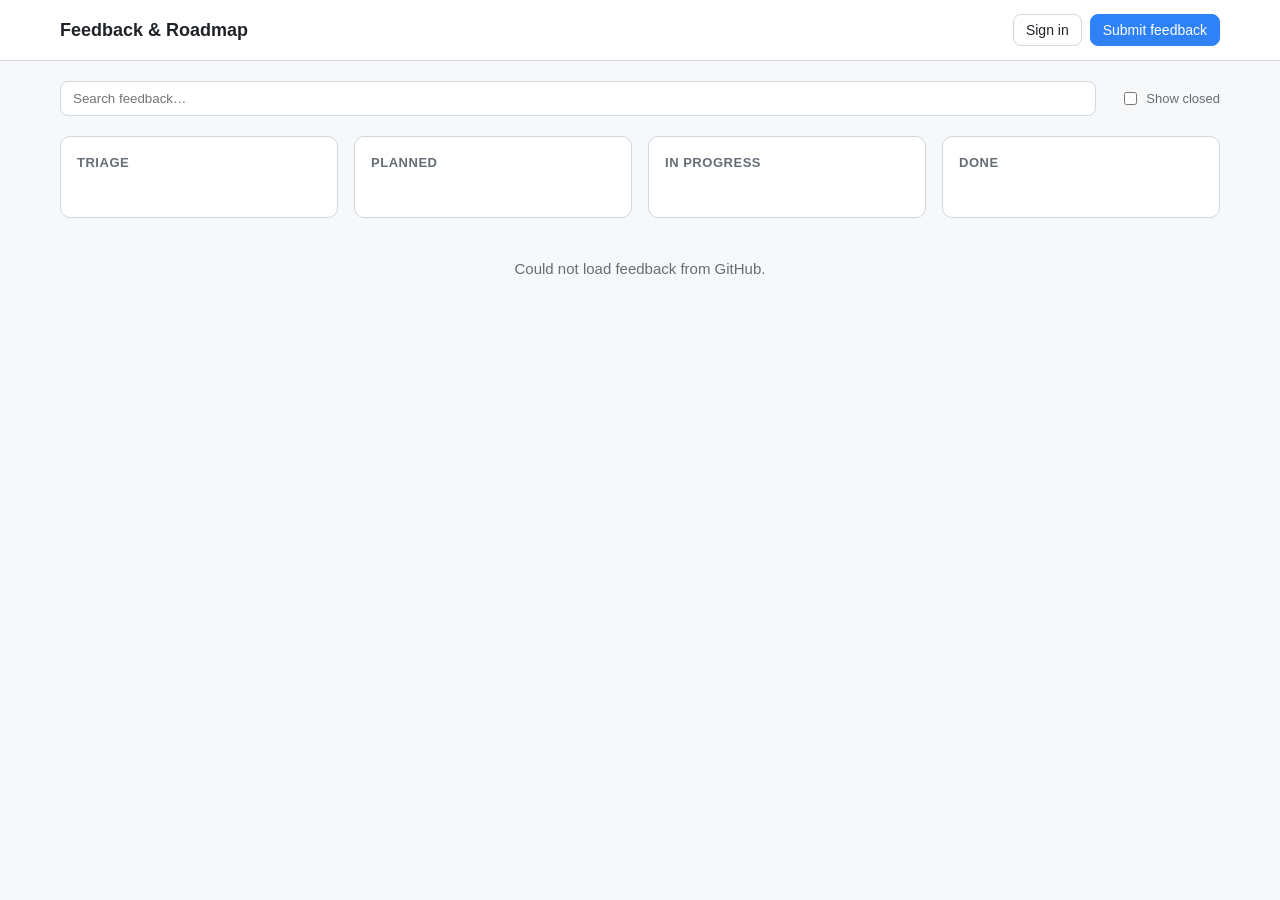
<file: index.html>
<!doctype html>
<html lang="en">
  <head>
    <meta charset="utf-8" />
    <meta name="viewport" content="width=device-width, initial-scale=1" />
    <title>Feedback &amp; Roadmap</title>
    <link rel="stylesheet" href="styles.css" />
  </head>
  <body>
    <header class="site-header">
      <div class="wrap header-inner">
        <h1>Feedback &amp; Roadmap</h1>
        <nav class="auth-nav">
          <span id="userEmail" class="user-email" hidden></span>
          <button id="myCasesBtn" class="btn ghost" hidden>My cases</button>
          <button id="signInBtn" class="btn ghost">Sign in</button>
          <button id="signOutBtn" class="btn ghost" hidden>Sign out</button>
          <button id="newBtn" class="btn primary">Submit feedback</button>
        </nav>
      </div>
    </header>

    <main class="wrap">
      <!-- Filter / search bar -->
      <section class="toolbar">
        <input id="search" class="search" type="search" placeholder="Search feedback…" />
        <div id="labelFilters" class="chips"></div>
        <label class="closed-toggle">
          <input type="checkbox" id="showClosed" /> Show closed
        </label>
      </section>

      <!-- Roadmap columns -->
      <section class="board" id="board">
        <div class="column" data-status="triage">
          <h2>Triage</h2>
          <div class="cards" data-col="triage"></div>
        </div>
        <div class="column" data-status="planned">
          <h2>Planned</h2>
          <div class="cards" data-col="planned"></div>
        </div>
        <div class="column" data-status="in-progress">
          <h2>In progress</h2>
          <div class="cards" data-col="in-progress"></div>
        </div>
        <div class="column" data-status="done">
          <h2>Done</h2>
          <div class="cards" data-col="done"></div>
        </div>
      </section>

      <p id="loadState" class="load-state">Loading feedback…</p>
    </main>

    <!-- Submit feedback modal -->
    <dialog id="feedbackDialog" class="dialog">
      <form id="feedbackForm" method="dialog">
        <h2>Submit feedback</h2>
        <label>Type
          <select name="type">
            <option value="feature">Feature request</option>
            <option value="bug">Bug</option>
            <option value="other">Other</option>
          </select>
        </label>
        <label>Title
          <input name="title" required maxlength="250" placeholder="Short summary" />
        </label>
        <label>Details
          <textarea name="body" rows="5" placeholder="What happened / what you'd like"></textarea>
        </label>
        <label>Your email
          <input name="email" type="email" required placeholder="you@example.com" />
          <small>Kept private. Used only to reply to you and let you track this case.</small>
        </label>
        <fieldset class="visibility">
          <legend>Visibility</legend>
          <label class="radio">
            <input type="radio" name="visibility" value="public" checked />
            <span><strong>Public</strong> — show on the roadmap so others can see and upvote it</span>
          </label>
          <label class="radio">
            <input type="radio" name="visibility" value="private" />
            <span><strong>Private</strong> — only you and the team can see it</span>
          </label>
        </fieldset>
        <div class="dialog-actions">
          <button type="button" class="btn ghost" data-close>Cancel</button>
          <button type="submit" class="btn primary">Submit</button>
        </div>
        <p class="form-msg" id="feedbackMsg"></p>
      </form>
    </dialog>

    <!-- Sign-in modal -->
    <dialog id="signInDialog" class="dialog">
      <form id="signInForm" method="dialog">
        <h2>Sign in</h2>
        <p>We'll email you a magic link — no password needed.</p>
        <label>Email
          <input name="email" type="email" required placeholder="you@example.com" />
        </label>
        <div class="dialog-actions">
          <button type="button" class="btn ghost" data-close>Cancel</button>
          <button type="submit" class="btn primary">Send link</button>
        </div>
        <p class="form-msg" id="signInMsg"></p>
      </form>
    </dialog>

    <!-- My cases modal -->
    <dialog id="casesDialog" class="dialog">
      <div>
        <h2>My cases</h2>
        <ul id="casesList" class="cases-list"></ul>
        <div class="dialog-actions">
          <button type="button" class="btn ghost" data-close>Close</button>
        </div>
      </div>
    </dialog>

    <script src="config.js"></script>
    <script src="app.js"></script>
  </body>
</html>
</file>
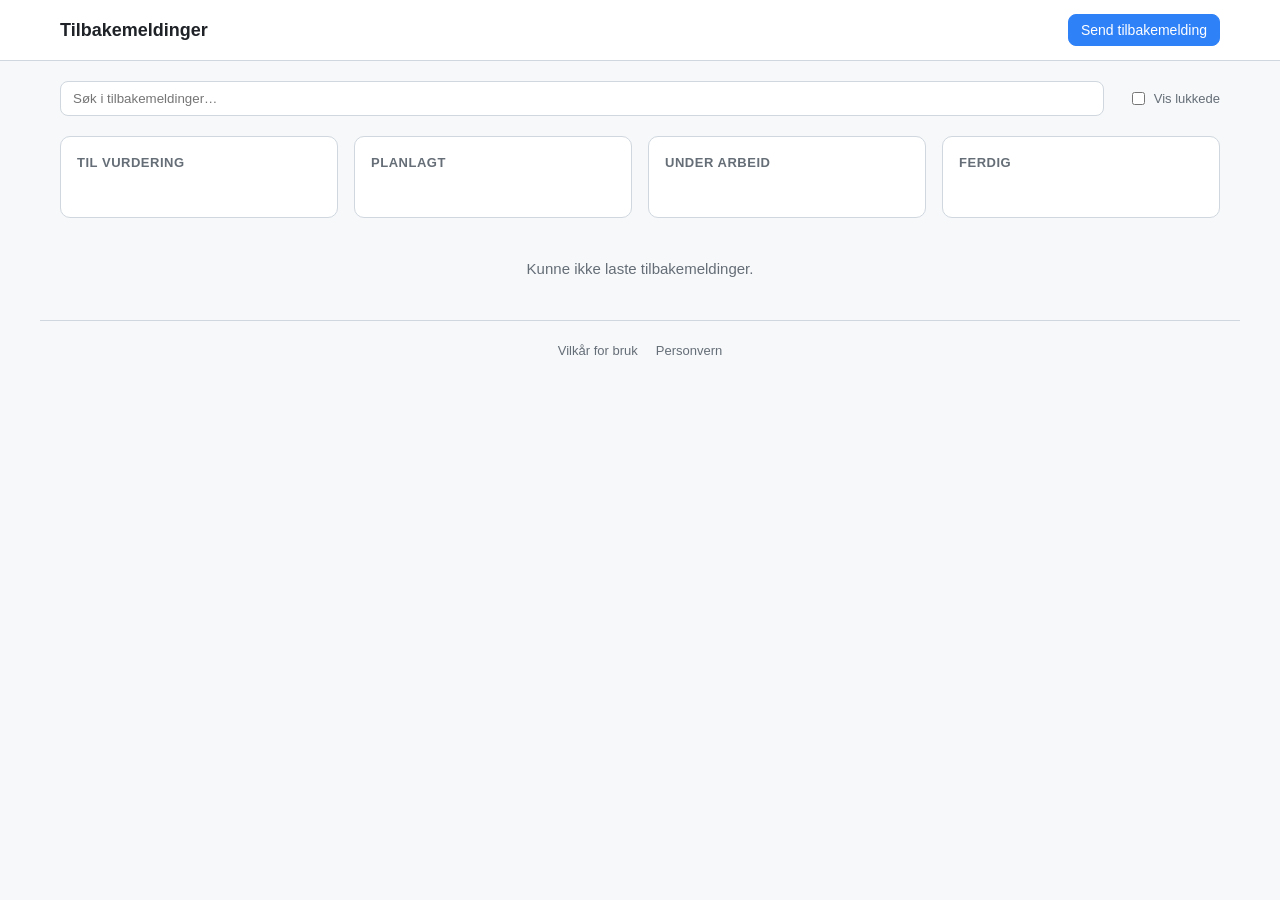
<file: frontend/index.html>
<!doctype html>
<html lang="nb">
  <head>
    <meta charset="utf-8" />
    <meta name="viewport" content="width=device-width, initial-scale=1" />
    <title>Tilbakemeldinger</title>
    <link rel="stylesheet" href="styles.css" />
  </head>
  <body>
    <header class="site-header">
      <div class="wrap header-inner">
        <h1>Tilbakemeldinger</h1>
        <nav class="auth-nav">
          <button id="newBtn" class="btn primary">Send tilbakemelding</button>
        </nav>
      </div>
    </header>

    <main class="wrap">
      <!-- Filter / search bar -->
      <section class="toolbar">
        <input id="search" class="search" type="search" placeholder="Søk i tilbakemeldinger…" />
        <div id="labelFilters" class="chips"></div>
        <label class="closed-toggle">
          <input type="checkbox" id="showClosed" /> Vis lukkede
        </label>
      </section>

      <!-- Roadmap columns -->
      <section class="board" id="board">
        <div class="column" data-status="triage">
          <h2>Til vurdering</h2>
          <div class="cards" data-col="triage"></div>
        </div>
        <div class="column" data-status="planned">
          <h2>Planlagt</h2>
          <div class="cards" data-col="planned"></div>
        </div>
        <div class="column" data-status="in-progress">
          <h2>Under arbeid</h2>
          <div class="cards" data-col="in-progress"></div>
        </div>
        <div class="column" data-status="done">
          <h2>Ferdig</h2>
          <div class="cards" data-col="done"></div>
        </div>
      </section>

      <p id="loadState" class="load-state">Laster tilbakemeldinger…</p>
    </main>

    <footer class="wrap site-footer">
      <a href="terms.html">Vilkår for bruk</a>
      <a href="privacy.html">Personvern</a>
    </footer>

    <!-- Detail modal (public issue + updates) -->
    <dialog id="detailDialog" class="dialog dialog-wide">
      <div>
        <div id="detailBody"></div>
        <div class="dialog-actions">
          <button type="button" class="btn ghost" data-close>Lukk</button>
        </div>
      </div>
    </dialog>

    <!-- Submit feedback modal -->
    <dialog id="feedbackDialog" class="dialog">
      <form id="feedbackForm" method="dialog">
        <h2>Send tilbakemelding</h2>
        <label>Type
          <select name="type">
            <option value="feature">Funksjonsønske</option>
            <option value="bug">Feil</option>
            <option value="other">Annet</option>
          </select>
        </label>
        <label>Tittel
          <input name="title" required maxlength="250" placeholder="Kort oppsummering" />
        </label>
        <label>Detaljer
          <textarea name="body" rows="5" placeholder="Hva skjedde / hva ønsker du deg"></textarea>
        </label>
        <label>E-posten din
          <input name="email" type="email" required placeholder="deg@eksempel.no" />
          <small>Holdes privat. Brukes kun til å svare deg og la deg følge saken. Se <a href="privacy.html">personvern</a>.</small>
        </label>
        <fieldset class="visibility">
          <legend>Synlighet</legend>
          <label class="radio">
            <input type="radio" name="visibility" value="public" checked />
            <span><strong>Offentlig</strong> — synlig for alle, så andre kan se om noen har meldt det samme</span>
          </label>
          <label class="radio">
            <input type="radio" name="visibility" value="private" />
            <span><strong>Privat</strong> — kun du og teamet kan se den</span>
          </label>
        </fieldset>
        <div class="dialog-actions">
          <button type="button" class="btn ghost" data-close>Avbryt</button>
          <button type="submit" class="btn primary">Send inn</button>
        </div>
        <p class="form-msg" id="feedbackMsg"></p>
      </form>
    </dialog>

    <script src="config.js"></script>
    <script src="app.js"></script>
  </body>
</html>
</file>
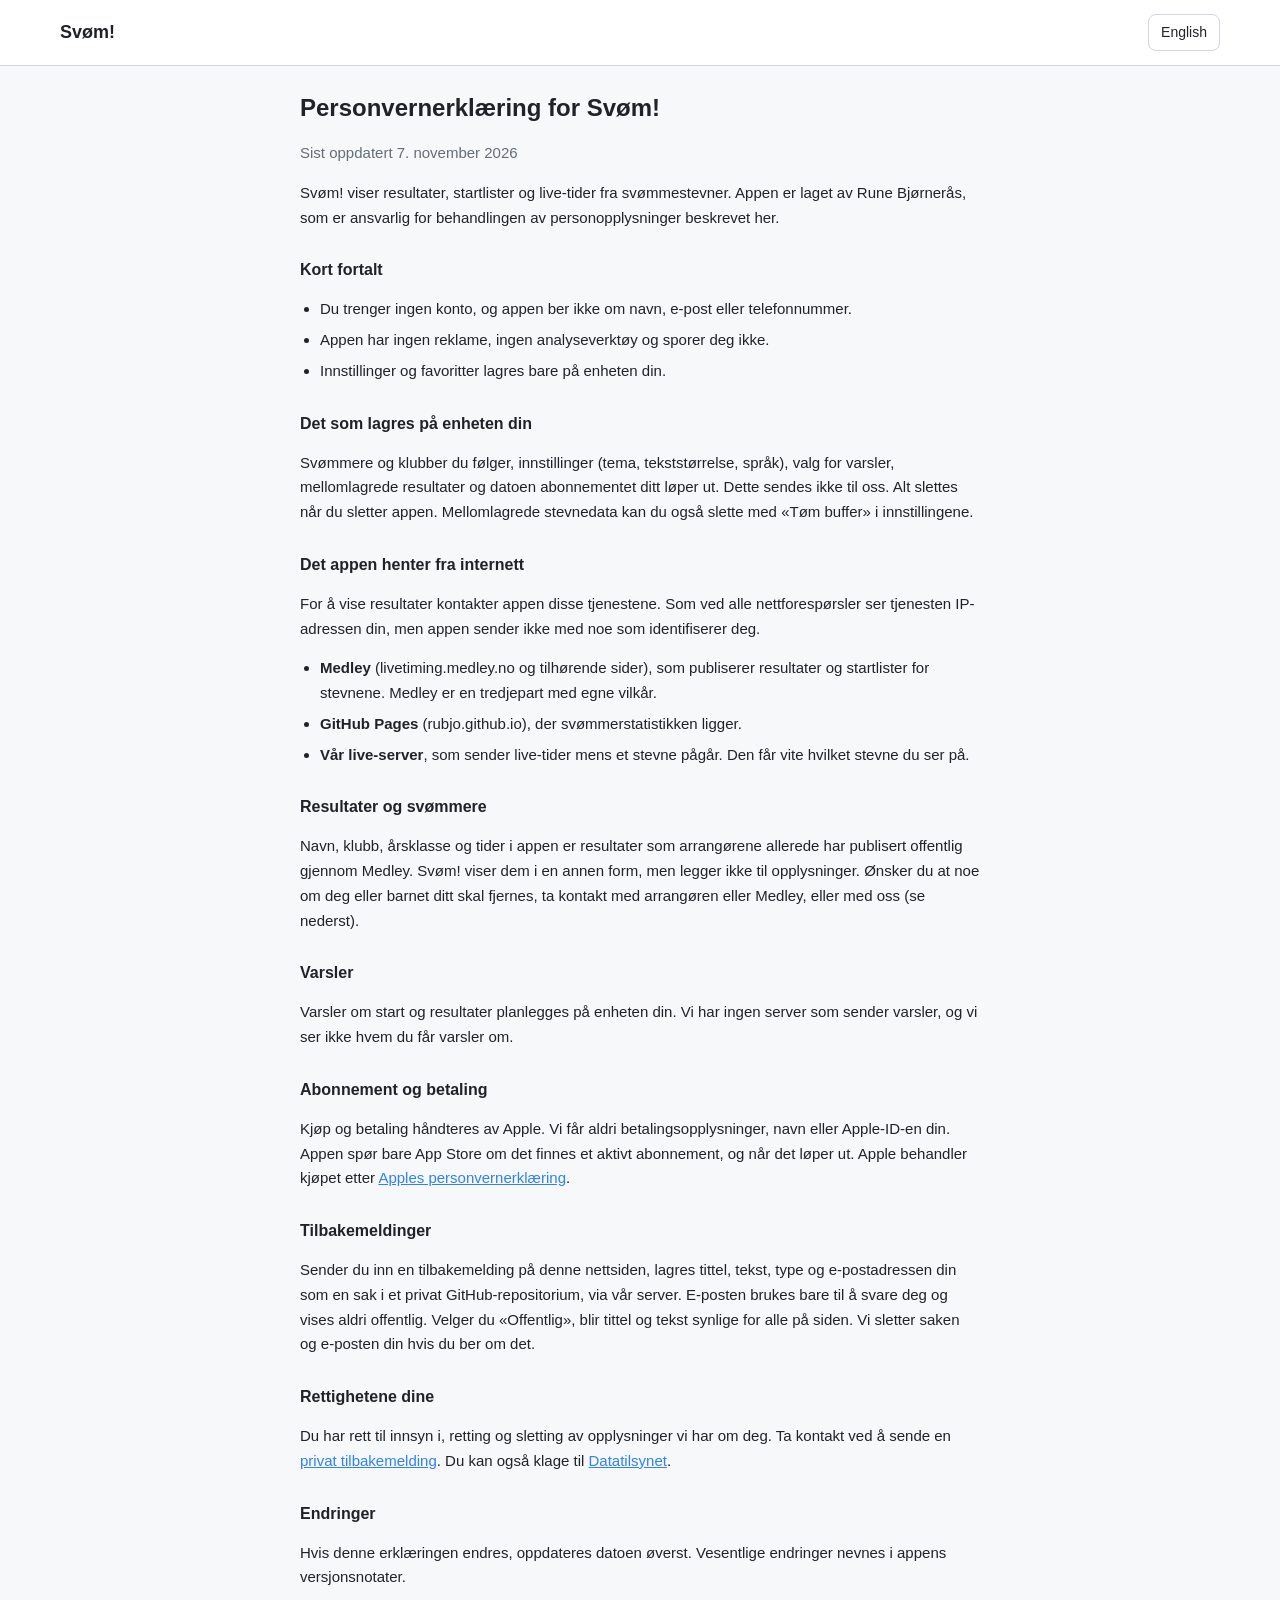
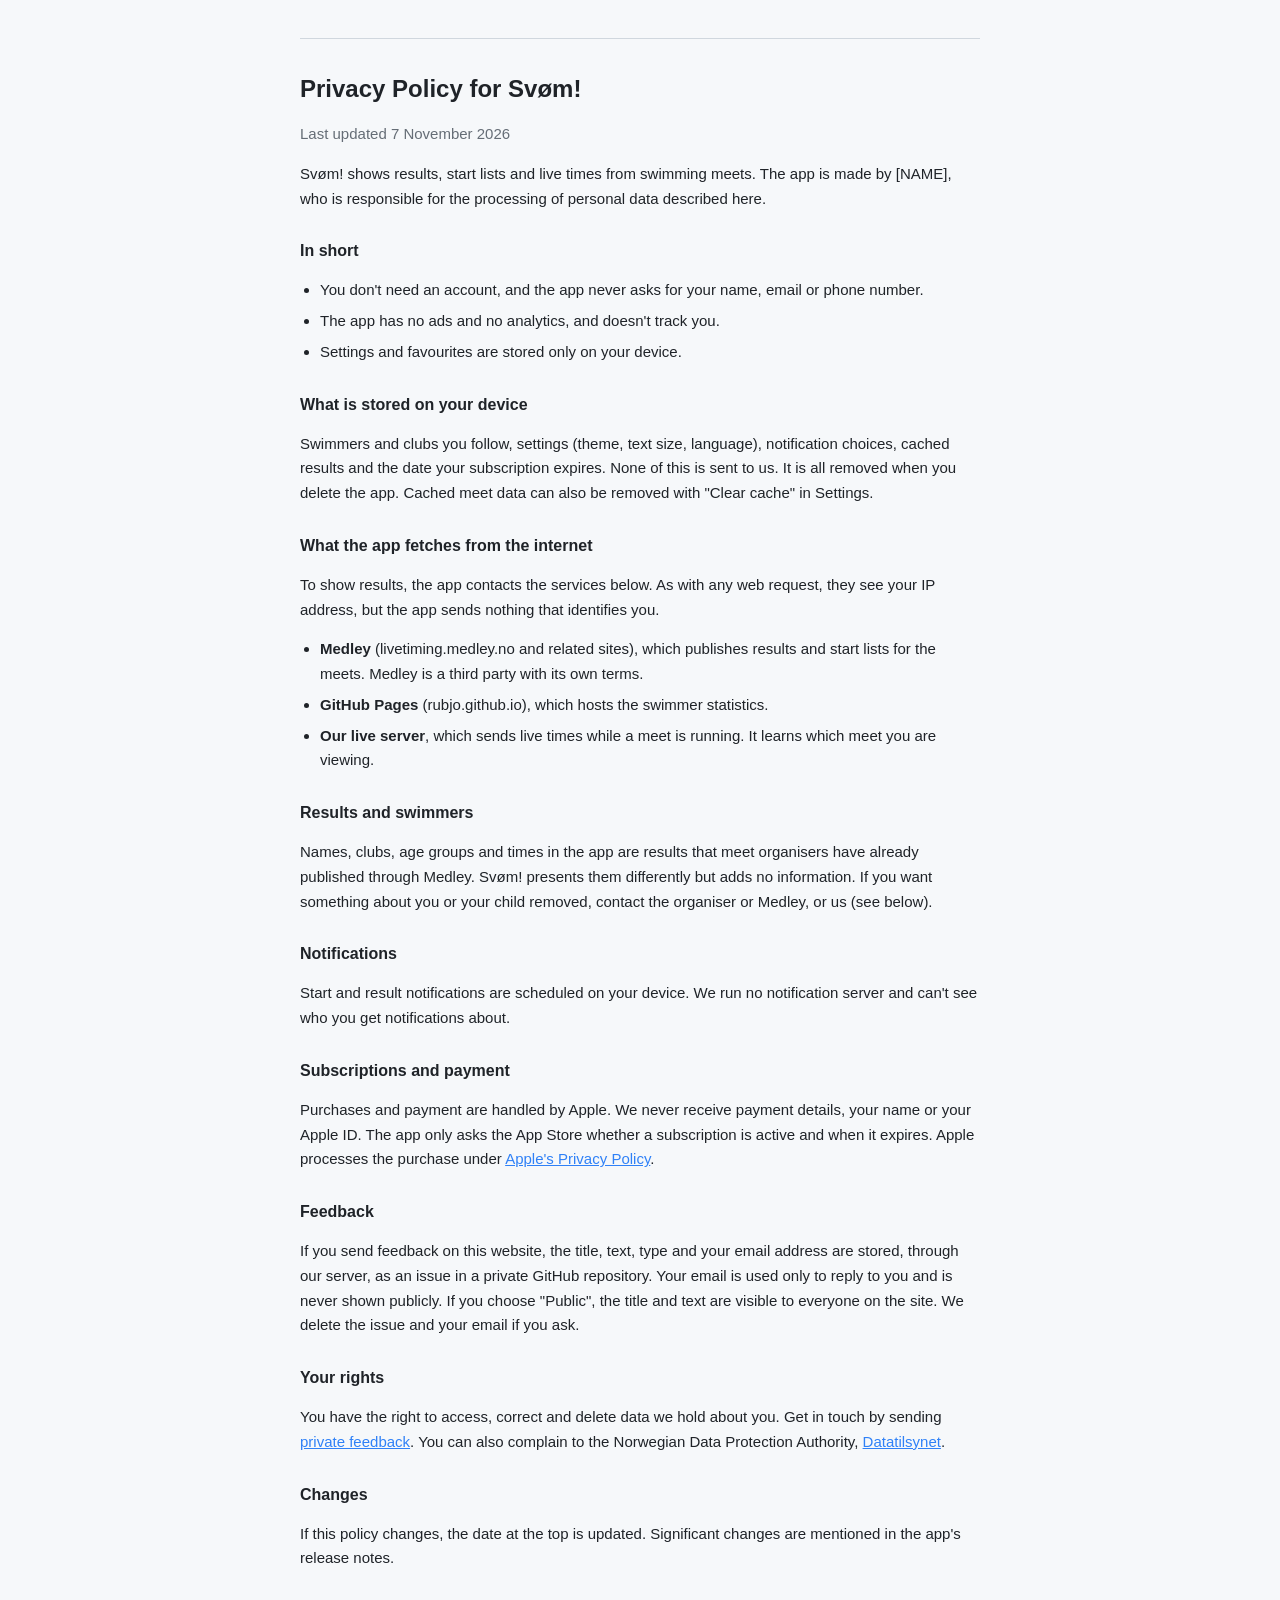
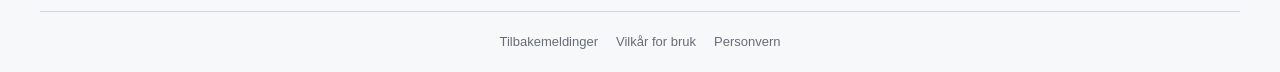
<file: frontend/privacy.html>
<!doctype html>
<html lang="nb">
  <head>
    <meta charset="utf-8" />
    <meta name="viewport" content="width=device-width, initial-scale=1" />
    <title>Personvern – Svøm!</title>
    <link rel="stylesheet" href="styles.css" />
  </head>
  <body>
    <header class="site-header">
      <div class="wrap header-inner">
        <h1><a href="./" class="home-link">Svøm!</a></h1>
        <nav class="auth-nav">
          <a href="#en" class="btn ghost" lang="en">English</a>
        </nav>
      </div>
    </header>

    <main class="wrap legal">
      <article>
        <h2>Personvernerklæring for Svøm!</h2>
        <p class="muted">Sist oppdatert 7. november 2026</p>

        <p>
          Svøm! viser resultater, startlister og live-tider fra svømmestevner.
          Appen er laget av Rune Bjørnerås, som er ansvarlig for behandlingen av
          personopplysninger beskrevet her.
        </p>

        <h3>Kort fortalt</h3>
        <ul>
          <li>
            Du trenger ingen konto, og appen ber ikke om navn, e-post eller
            telefonnummer.
          </li>
          <li>
            Appen har ingen reklame, ingen analyseverktøy og sporer deg ikke.
          </li>
          <li>Innstillinger og favoritter lagres bare på enheten din.</li>
        </ul>

        <h3>Det som lagres på enheten din</h3>
        <p>
          Svømmere og klubber du følger, innstillinger (tema, tekststørrelse,
          språk), valg for varsler, mellomlagrede resultater og datoen
          abonnementet ditt løper ut. Dette sendes ikke til oss. Alt slettes når
          du sletter appen. Mellomlagrede stevnedata kan du også slette med «Tøm
          buffer» i innstillingene.
        </p>

        <h3>Det appen henter fra internett</h3>
        <p>
          For å vise resultater kontakter appen disse tjenestene. Som ved alle
          nettforespørsler ser tjenesten IP-adressen din, men appen sender ikke
          med noe som identifiserer deg.
        </p>
        <ul>
          <li>
            <strong>Medley</strong> (livetiming.medley.no og tilhørende sider),
            som publiserer resultater og startlister for stevnene. Medley er en
            tredjepart med egne vilkår.
          </li>
          <li>
            <strong>GitHub Pages</strong> (rubjo.github.io), der
            svømmerstatistikken ligger.
          </li>
          <li>
            <strong>Vår live-server</strong>, som sender live-tider mens et
            stevne pågår. Den får vite hvilket stevne du ser på.
          </li>
        </ul>

        <h3>Resultater og svømmere</h3>
        <p>
          Navn, klubb, årsklasse og tider i appen er resultater som arrangørene
          allerede har publisert offentlig gjennom Medley. Svøm! viser dem i en
          annen form, men legger ikke til opplysninger. Ønsker du at noe om deg
          eller barnet ditt skal fjernes, ta kontakt med arrangøren eller
          Medley, eller med oss (se nederst).
        </p>

        <h3>Varsler</h3>
        <p>
          Varsler om start og resultater planlegges på enheten din. Vi har ingen
          server som sender varsler, og vi ser ikke hvem du får varsler om.
        </p>

        <h3>Abonnement og betaling</h3>
        <p>
          Kjøp og betaling håndteres av Apple. Vi får aldri
          betalingsopplysninger, navn eller Apple-ID-en din. Appen spør bare App
          Store om det finnes et aktivt abonnement, og når det løper ut. Apple
          behandler kjøpet etter
          <a href="https://www.apple.com/legal/privacy/no/"
            >Apples personvernerklæring</a
          >.
        </p>

        <h3>Tilbakemeldinger</h3>
        <p>
          Sender du inn en tilbakemelding på denne nettsiden, lagres tittel,
          tekst, type og e-postadressen din som en sak i et privat
          GitHub-repositorium, via vår server. E-posten brukes bare til å svare
          deg og vises aldri offentlig. Velger du «Offentlig», blir tittel og
          tekst synlige for alle på siden. Vi sletter saken og e-posten din hvis
          du ber om det.
        </p>

        <h3>Rettighetene dine</h3>
        <p>
          Du har rett til innsyn i, retting og sletting av opplysninger vi har
          om deg. Ta kontakt ved å sende en
          <a href="./">privat tilbakemelding</a>. Du kan også klage til
          <a href="https://www.datatilsynet.no/">Datatilsynet</a>.
        </p>

        <h3>Endringer</h3>
        <p>
          Hvis denne erklæringen endres, oppdateres datoen øverst. Vesentlige
          endringer nevnes i appens versjonsnotater.
        </p>
      </article>

      <article id="en" lang="en">
        <h2>Privacy Policy for Svøm!</h2>
        <p class="muted">Last updated 7 November 2026</p>

        <p>
          Svøm! shows results, start lists and live times from swimming meets.
          The app is made by [NAME], who is responsible for the processing of
          personal data described here.
        </p>

        <h3>In short</h3>
        <ul>
          <li>
            You don't need an account, and the app never asks for your name,
            email or phone number.
          </li>
          <li>The app has no ads and no analytics, and doesn't track you.</li>
          <li>Settings and favourites are stored only on your device.</li>
        </ul>

        <h3>What is stored on your device</h3>
        <p>
          Swimmers and clubs you follow, settings (theme, text size, language),
          notification choices, cached results and the date your subscription
          expires. None of this is sent to us. It is all removed when you delete
          the app. Cached meet data can also be removed with "Clear cache" in
          Settings.
        </p>

        <h3>What the app fetches from the internet</h3>
        <p>
          To show results, the app contacts the services below. As with any web
          request, they see your IP address, but the app sends nothing that
          identifies you.
        </p>
        <ul>
          <li>
            <strong>Medley</strong> (livetiming.medley.no and related sites),
            which publishes results and start lists for the meets. Medley is a
            third party with its own terms.
          </li>
          <li>
            <strong>GitHub Pages</strong> (rubjo.github.io), which hosts the
            swimmer statistics.
          </li>
          <li>
            <strong>Our live server</strong>, which sends live times while a
            meet is running. It learns which meet you are viewing.
          </li>
        </ul>

        <h3>Results and swimmers</h3>
        <p>
          Names, clubs, age groups and times in the app are results that meet
          organisers have already published through Medley. Svøm! presents them
          differently but adds no information. If you want something about you
          or your child removed, contact the organiser or Medley, or us (see
          below).
        </p>

        <h3>Notifications</h3>
        <p>
          Start and result notifications are scheduled on your device. We run no
          notification server and can't see who you get notifications about.
        </p>

        <h3>Subscriptions and payment</h3>
        <p>
          Purchases and payment are handled by Apple. We never receive payment
          details, your name or your Apple ID. The app only asks the App Store
          whether a subscription is active and when it expires. Apple processes
          the purchase under
          <a href="https://www.apple.com/legal/privacy/"
            >Apple's Privacy Policy</a
          >.
        </p>

        <h3>Feedback</h3>
        <p>
          If you send feedback on this website, the title, text, type and your
          email address are stored, through our server, as an issue in a private
          GitHub repository. Your email is used only to reply to you and is
          never shown publicly. If you choose "Public", the title and text are
          visible to everyone on the site. We delete the issue and your email if
          you ask.
        </p>

        <h3>Your rights</h3>
        <p>
          You have the right to access, correct and delete data we hold about
          you. Get in touch by sending <a href="./">private feedback</a>. You
          can also complain to the Norwegian Data Protection Authority,
          <a href="https://www.datatilsynet.no/en/">Datatilsynet</a>.
        </p>

        <h3>Changes</h3>
        <p>
          If this policy changes, the date at the top is updated. Significant
          changes are mentioned in the app's release notes.
        </p>
      </article>
    </main>

    <footer class="wrap site-footer">
      <a href="./">Tilbakemeldinger</a>
      <a href="terms.html">Vilkår for bruk</a>
      <a href="privacy.html">Personvern</a>
    </footer>
  </body>
</html>
</file>
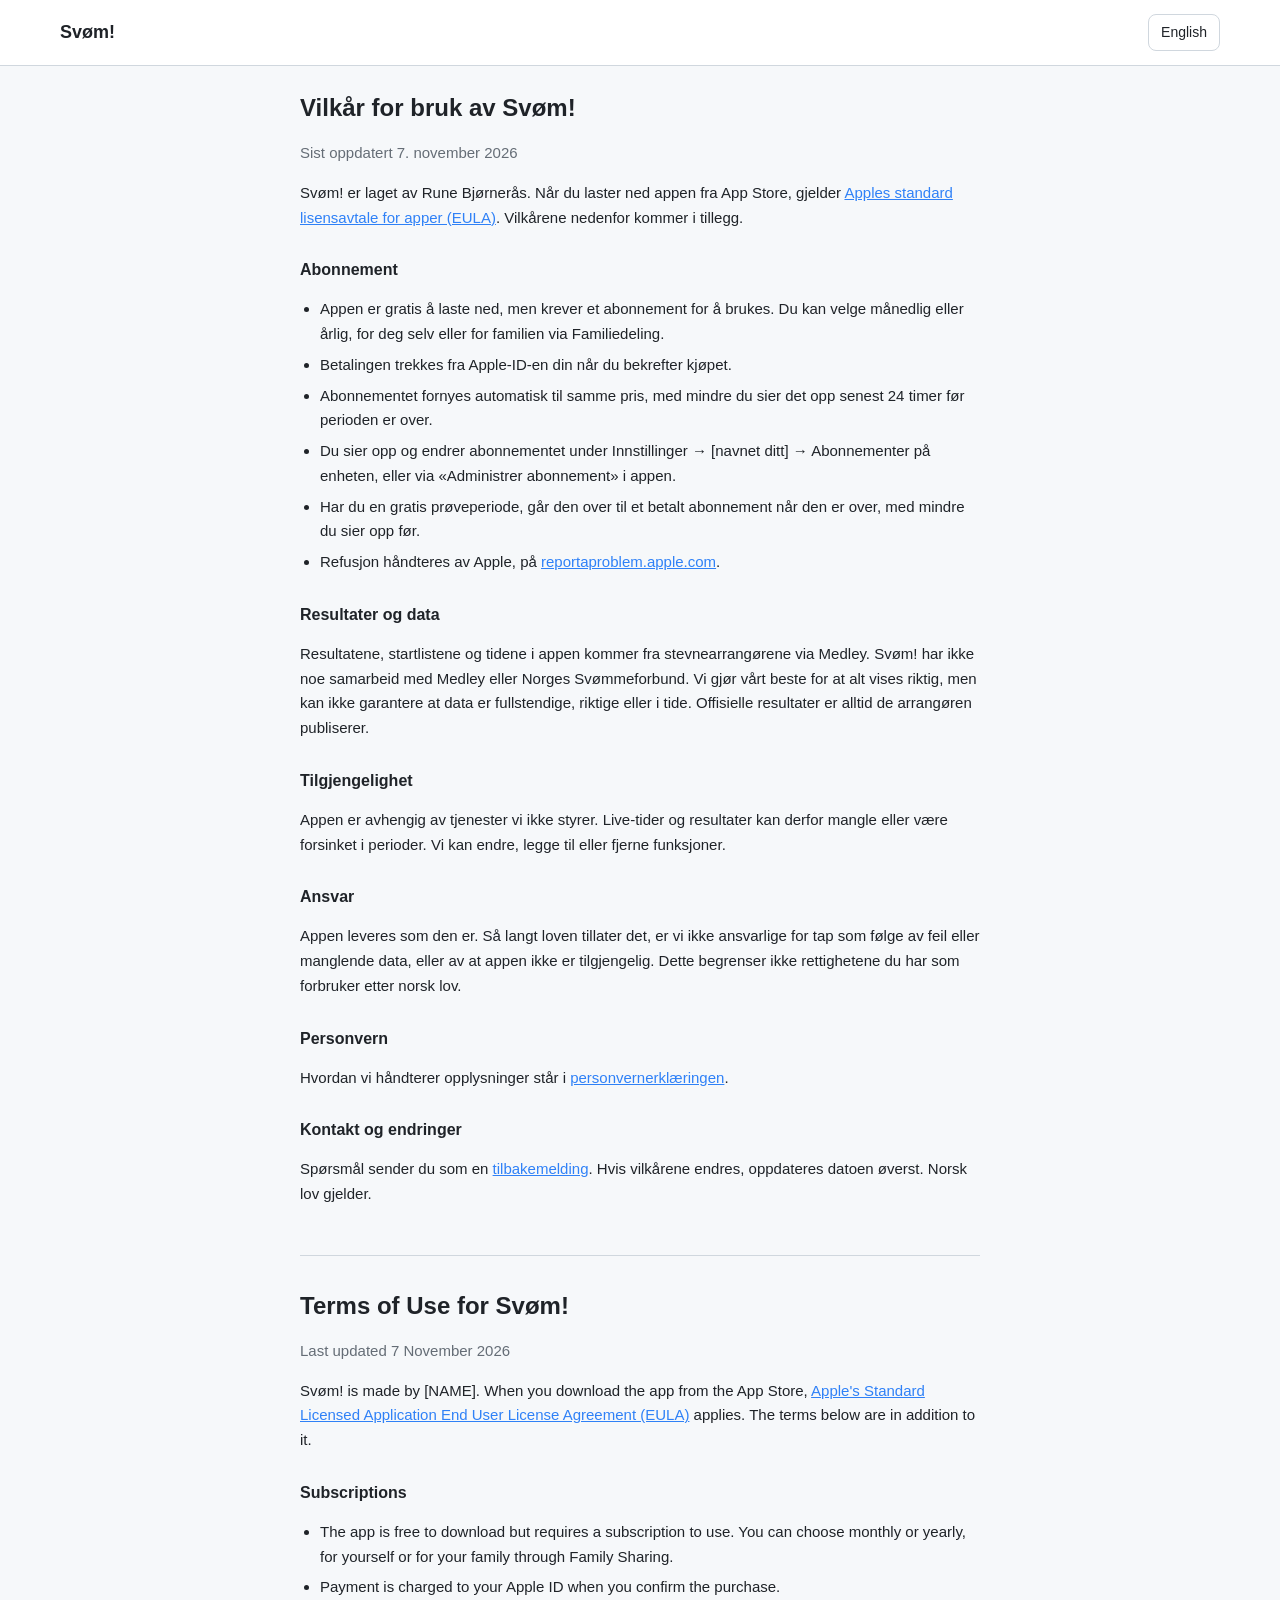
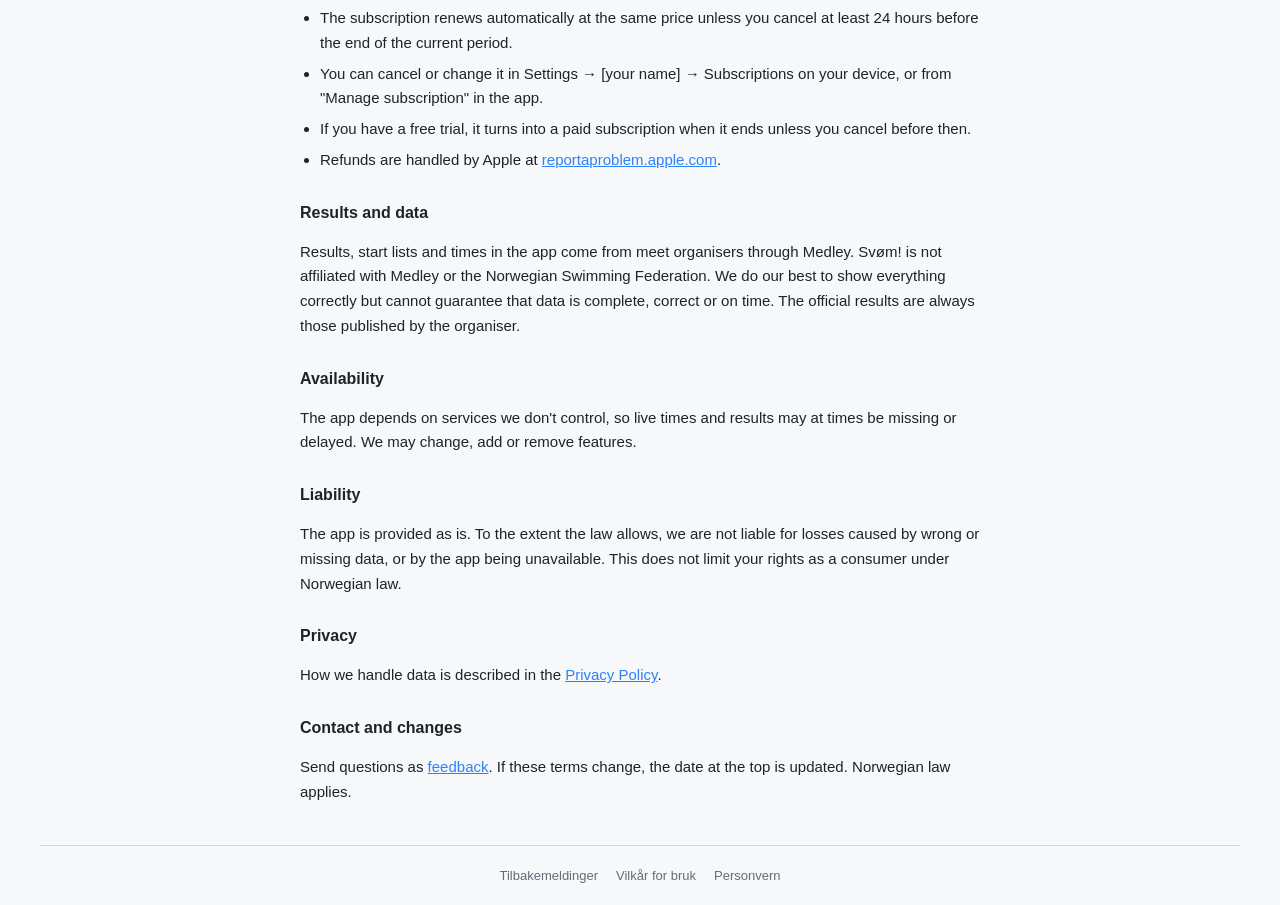
<file: frontend/terms.html>
<!doctype html>
<html lang="nb">
  <head>
    <meta charset="utf-8" />
    <meta name="viewport" content="width=device-width, initial-scale=1" />
    <title>Vilkår for bruk – Svøm!</title>
    <link rel="stylesheet" href="styles.css" />
  </head>
  <body>
    <header class="site-header">
      <div class="wrap header-inner">
        <h1><a href="./" class="home-link">Svøm!</a></h1>
        <nav class="auth-nav">
          <a href="#en" class="btn ghost" lang="en">English</a>
        </nav>
      </div>
    </header>

    <main class="wrap legal">
      <article>
        <h2>Vilkår for bruk av Svøm!</h2>
        <p class="muted">Sist oppdatert 7. november 2026</p>

        <p>
          Svøm! er laget av Rune Bjørnerås. Når du laster ned appen fra App
          Store, gjelder
          <a
            href="https://www.apple.com/legal/internet-services/itunes/dev/stdeula/"
            >Apples standard lisensavtale for apper (EULA)</a
          >. Vilkårene nedenfor kommer i tillegg.
        </p>

        <h3>Abonnement</h3>
        <ul>
          <li>
            Appen er gratis å laste ned, men krever et abonnement for å brukes.
            Du kan velge månedlig eller årlig, for deg selv eller for familien
            via Familiedeling.
          </li>
          <li>
            Betalingen trekkes fra Apple-ID-en din når du bekrefter kjøpet.
          </li>
          <li>
            Abonnementet fornyes automatisk til samme pris, med mindre du sier
            det opp senest 24 timer før perioden er over.
          </li>
          <li>
            Du sier opp og endrer abonnementet under Innstillinger → [navnet
            ditt] → Abonnementer på enheten, eller via «Administrer abonnement»
            i appen.
          </li>
          <li>
            Har du en gratis prøveperiode, går den over til et betalt abonnement
            når den er over, med mindre du sier opp før.
          </li>
          <li>
            Refusjon håndteres av Apple, på
            <a href="https://reportaproblem.apple.com/"
              >reportaproblem.apple.com</a
            >.
          </li>
        </ul>

        <h3>Resultater og data</h3>
        <p>
          Resultatene, startlistene og tidene i appen kommer fra
          stevnearrangørene via Medley. Svøm! har ikke noe samarbeid med Medley
          eller Norges Svømmeforbund. Vi gjør vårt beste for at alt vises
          riktig, men kan ikke garantere at data er fullstendige, riktige eller
          i tide. Offisielle resultater er alltid de arrangøren publiserer.
        </p>

        <h3>Tilgjengelighet</h3>
        <p>
          Appen er avhengig av tjenester vi ikke styrer. Live-tider og
          resultater kan derfor mangle eller være forsinket i perioder. Vi kan
          endre, legge til eller fjerne funksjoner.
        </p>

        <h3>Ansvar</h3>
        <p>
          Appen leveres som den er. Så langt loven tillater det, er vi ikke
          ansvarlige for tap som følge av feil eller manglende data, eller av at
          appen ikke er tilgjengelig. Dette begrenser ikke rettighetene du har
          som forbruker etter norsk lov.
        </p>

        <h3>Personvern</h3>
        <p>
          Hvordan vi håndterer opplysninger står i
          <a href="privacy.html">personvernerklæringen</a>.
        </p>

        <h3>Kontakt og endringer</h3>
        <p>
          Spørsmål sender du som en <a href="./">tilbakemelding</a>. Hvis
          vilkårene endres, oppdateres datoen øverst. Norsk lov gjelder.
        </p>
      </article>

      <article id="en" lang="en">
        <h2>Terms of Use for Svøm!</h2>
        <p class="muted">Last updated 7 November 2026</p>

        <p>
          Svøm! is made by [NAME]. When you download the app from the App Store,
          <a
            href="https://www.apple.com/legal/internet-services/itunes/dev/stdeula/"
            >Apple's Standard Licensed Application End User License Agreement
            (EULA)</a
          >
          applies. The terms below are in addition to it.
        </p>

        <h3>Subscriptions</h3>
        <ul>
          <li>
            The app is free to download but requires a subscription to use. You
            can choose monthly or yearly, for yourself or for your family
            through Family Sharing.
          </li>
          <li>
            Payment is charged to your Apple ID when you confirm the purchase.
          </li>
          <li>
            The subscription renews automatically at the same price unless you
            cancel at least 24 hours before the end of the current period.
          </li>
          <li>
            You can cancel or change it in Settings → [your name] →
            Subscriptions on your device, or from "Manage subscription" in the
            app.
          </li>
          <li>
            If you have a free trial, it turns into a paid subscription when it
            ends unless you cancel before then.
          </li>
          <li>
            Refunds are handled by Apple at
            <a href="https://reportaproblem.apple.com/"
              >reportaproblem.apple.com</a
            >.
          </li>
        </ul>

        <h3>Results and data</h3>
        <p>
          Results, start lists and times in the app come from meet organisers
          through Medley. Svøm! is not affiliated with Medley or the Norwegian
          Swimming Federation. We do our best to show everything correctly but
          cannot guarantee that data is complete, correct or on time. The
          official results are always those published by the organiser.
        </p>

        <h3>Availability</h3>
        <p>
          The app depends on services we don't control, so live times and
          results may at times be missing or delayed. We may change, add or
          remove features.
        </p>

        <h3>Liability</h3>
        <p>
          The app is provided as is. To the extent the law allows, we are not
          liable for losses caused by wrong or missing data, or by the app being
          unavailable. This does not limit your rights as a consumer under
          Norwegian law.
        </p>

        <h3>Privacy</h3>
        <p>
          How we handle data is described in the
          <a href="privacy.html">Privacy Policy</a>.
        </p>

        <h3>Contact and changes</h3>
        <p>
          Send questions as <a href="./">feedback</a>. If these terms change,
          the date at the top is updated. Norwegian law applies.
        </p>
      </article>
    </main>

    <footer class="wrap site-footer">
      <a href="./">Tilbakemeldinger</a>
      <a href="terms.html">Vilkår for bruk</a>
      <a href="privacy.html">Personvern</a>
    </footer>
  </body>
</html>
</file>
<file: styles.css>
:root {
  --bg: #0d1117;
  --panel: #161b22;
  --panel-2: #1c2230;
  --border: #30363d;
  --text: #e6edf3;
  --muted: #8b949e;
  --accent: #2f81f7;
  --accent-ink: #fff;
  --radius: 10px;
}

@media (prefers-color-scheme: light) {
  :root {
    --bg: #f6f8fa;
    --panel: #fff;
    --panel-2: #f0f3f6;
    --border: #d0d7de;
    --text: #1f2328;
    --muted: #656d76;
  }
}

* { box-sizing: border-box; }
body {
  margin: 0;
  font: 15px/1.5 -apple-system, BlinkMacSystemFont, "Segoe UI", Roboto, sans-serif;
  background: var(--bg);
  color: var(--text);
}
.wrap { max-width: 1200px; margin: 0 auto; padding: 0 20px; }

.site-header {
  border-bottom: 1px solid var(--border);
  background: var(--panel);
  position: sticky;
  top: 0;
  z-index: 10;
}
.header-inner {
  display: flex; align-items: center; justify-content: space-between;
  padding: 14px 20px;
}
.site-header h1 { font-size: 18px; margin: 0; }
.auth-nav { display: flex; align-items: center; gap: 8px; }
.user-email { color: var(--muted); font-size: 13px; margin-right: 4px; }

.btn {
  border: 1px solid var(--border);
  background: var(--panel-2);
  color: var(--text);
  padding: 7px 12px;
  border-radius: 8px;
  cursor: pointer;
  font-size: 14px;
}
.btn:hover { border-color: var(--muted); }
.btn.primary { background: var(--accent); border-color: var(--accent); color: var(--accent-ink); }
.btn.ghost { background: transparent; }

.toolbar {
  display: flex; flex-wrap: wrap; gap: 12px; align-items: center;
  margin: 20px 0;
}
.search {
  flex: 1 1 240px;
  padding: 9px 12px;
  border-radius: 8px;
  border: 1px solid var(--border);
  background: var(--panel);
  color: var(--text);
}
.chips { display: flex; flex-wrap: wrap; gap: 6px; }
.chip {
  border: 1px solid var(--border);
  background: var(--panel);
  color: var(--text);
  border-radius: 999px;
  padding: 4px 10px;
  font-size: 12px;
  cursor: pointer;
}
.chip::before {
  content: ""; display: inline-block; width: 8px; height: 8px;
  border-radius: 50%; background: var(--chip, #888); margin-right: 6px;
  vertical-align: middle;
}
.chip.active { border-color: var(--accent); background: var(--panel-2); }
.closed-toggle { color: var(--muted); font-size: 13px; display: flex; gap: 6px; align-items: center; }

.board {
  display: grid;
  grid-template-columns: repeat(4, 1fr);
  gap: 16px;
  align-items: start;
}
@media (max-width: 900px) { .board { grid-template-columns: 1fr 1fr; } }
@media (max-width: 560px) { .board { grid-template-columns: 1fr; } }

.column {
  background: var(--panel);
  border: 1px solid var(--border);
  border-radius: var(--radius);
  padding: 12px;
}
.column h2 {
  font-size: 13px; text-transform: uppercase; letter-spacing: .04em;
  color: var(--muted); margin: 4px 4px 12px;
}
.cards { display: flex; flex-direction: column; gap: 10px; min-height: 20px; }

.card {
  display: flex; gap: 10px;
  background: var(--panel-2);
  border: 1px solid var(--border);
  border-radius: 8px;
  padding: 10px;
  text-decoration: none;
  color: inherit;
}
.card:hover { border-color: var(--accent); }
.card-vote {
  flex: 0 0 auto; font-variant-numeric: tabular-nums;
  font-size: 12px; color: var(--muted);
  border: 1px solid var(--border); border-radius: 6px;
  padding: 4px 6px; height: fit-content;
}
.card-main h3 { font-size: 14px; margin: 0 0 6px; }
.tags { display: flex; flex-wrap: wrap; gap: 4px; margin-bottom: 6px; }
.tag {
  font-size: 11px; padding: 1px 7px; border-radius: 999px;
  border: 1px solid var(--chip, #888);
  color: var(--text);
}
.card-meta { font-size: 12px; color: var(--muted); }

.load-state { text-align: center; color: var(--muted); margin: 40px 0; }

/* Dialogs */
.dialog {
  border: 1px solid var(--border);
  border-radius: 12px;
  background: var(--panel);
  color: var(--text);
  padding: 22px;
  width: min(460px, 92vw);
}
.dialog::backdrop { background: rgba(0,0,0,.5); }
.dialog h2 { margin: 0 0 14px; font-size: 18px; }
.dialog label { display: block; margin-bottom: 12px; font-size: 13px; color: var(--muted); }
.dialog input, .dialog textarea, .dialog select {
  width: 100%; margin-top: 5px;
  padding: 9px 10px;
  border-radius: 8px; border: 1px solid var(--border);
  background: var(--bg); color: var(--text);
  font: inherit;
}
.dialog small { color: var(--muted); }
.dialog-actions { display: flex; justify-content: flex-end; gap: 8px; margin-top: 8px; }
.form-msg { color: var(--muted); font-size: 13px; margin: 10px 0 0; min-height: 18px; }
.cases-list { list-style: none; padding: 0; margin: 0 0 16px; }
.cases-list li { padding: 10px 0; border-bottom: 1px solid var(--border); }
.case-title { font-size: 14px; margin-bottom: 6px; }
.case-meta { display: flex; gap: 6px; }
.badge {
  font-size: 11px; padding: 2px 8px; border-radius: 999px;
  border: 1px solid var(--border); color: var(--text); text-transform: capitalize;
}
.badge-triage { background: rgba(251,202,4,.15); }
.badge-planned { background: rgba(14,138,22,.18); }
.badge-in-progress { background: rgba(29,118,219,.18); }
.badge-done { background: rgba(111,66,193,.18); }
.badge-vis { color: var(--muted); }

/* Visibility chooser in the submit form */
.visibility { border: 1px solid var(--border); border-radius: 8px; padding: 10px 12px; margin-bottom: 12px; }
.visibility legend { color: var(--muted); font-size: 13px; padding: 0 6px; }
.visibility .radio { display: flex; gap: 8px; align-items: flex-start; color: var(--text); margin-bottom: 8px; font-size: 13px; }
.visibility .radio:last-child { margin-bottom: 0; }
.visibility .radio input { width: auto; margin-top: 3px; }
</file>
<file: frontend/styles.css>
:root {
  --bg: #0d1117;
  --panel: #161b22;
  --panel-2: #1c2230;
  --border: #30363d;
  --text: #e6edf3;
  --muted: #8b949e;
  --accent: #2f81f7;
  --accent-ink: #fff;
  --radius: 10px;
}

@media (prefers-color-scheme: light) {
  :root {
    --bg: #f6f8fa;
    --panel: #fff;
    --panel-2: #f0f3f6;
    --border: #d0d7de;
    --text: #1f2328;
    --muted: #656d76;
  }
}

* { box-sizing: border-box; }
body {
  margin: 0;
  font: 15px/1.5 -apple-system, BlinkMacSystemFont, "Segoe UI", Roboto, sans-serif;
  background: var(--bg);
  color: var(--text);
}
.wrap { max-width: 1200px; margin: 0 auto; padding: 0 20px; }

.site-header {
  border-bottom: 1px solid var(--border);
  background: var(--panel);
  position: sticky;
  top: 0;
  z-index: 10;
}
.header-inner {
  display: flex; align-items: center; justify-content: space-between;
  padding: 14px 20px;
}
.site-header h1 { font-size: 18px; margin: 0; }
.auth-nav { display: flex; align-items: center; gap: 8px; }

.btn {
  border: 1px solid var(--border);
  background: var(--panel-2);
  color: var(--text);
  padding: 7px 12px;
  border-radius: 8px;
  cursor: pointer;
  font-size: 14px;
}
.btn:hover { border-color: var(--muted); }
.btn.primary { background: var(--accent); border-color: var(--accent); color: var(--accent-ink); }
.btn.ghost { background: transparent; }

.toolbar {
  display: flex; flex-wrap: wrap; gap: 12px; align-items: center;
  margin: 20px 0;
}
.search {
  flex: 1 1 240px;
  padding: 9px 12px;
  border-radius: 8px;
  border: 1px solid var(--border);
  background: var(--panel);
  color: var(--text);
}
.chips { display: flex; flex-wrap: wrap; gap: 6px; }
.chip {
  border: 1px solid var(--border);
  background: var(--panel);
  color: var(--text);
  border-radius: 999px;
  padding: 4px 10px;
  font-size: 12px;
  cursor: pointer;
}
.chip::before {
  content: ""; display: inline-block; width: 8px; height: 8px;
  border-radius: 50%; background: var(--chip, #888); margin-right: 6px;
  vertical-align: middle;
}
.chip.active { border-color: var(--accent); background: var(--panel-2); }
.closed-toggle { color: var(--muted); font-size: 13px; display: flex; gap: 6px; align-items: center; }

.board {
  display: grid;
  grid-template-columns: repeat(4, 1fr);
  gap: 16px;
  align-items: start;
}
@media (max-width: 900px) { .board { grid-template-columns: 1fr 1fr; } }
@media (max-width: 560px) { .board { grid-template-columns: 1fr; } }

.column {
  background: var(--panel);
  border: 1px solid var(--border);
  border-radius: var(--radius);
  padding: 12px;
}
.column h2 {
  font-size: 13px; text-transform: uppercase; letter-spacing: .04em;
  color: var(--muted); margin: 4px 4px 12px;
}
.cards { display: flex; flex-direction: column; gap: 10px; min-height: 20px; }

.card {
  display: flex; gap: 10px;
  background: var(--panel-2);
  border: 1px solid var(--border);
  border-radius: 8px;
  padding: 10px;
  text-decoration: none;
  color: inherit;
}
.card:hover { border-color: var(--accent); }
.card-main h3 { font-size: 14px; margin: 0 0 6px; }
.tags { display: flex; flex-wrap: wrap; gap: 4px; margin-bottom: 6px; }
.tag {
  font-size: 11px; padding: 1px 7px; border-radius: 999px;
  border: 1px solid var(--chip, #888);
  color: var(--text);
}
.card-meta { font-size: 12px; color: var(--muted); }

.load-state { text-align: center; color: var(--muted); margin: 40px 0; }

/* Dialogs */
.dialog {
  border: 1px solid var(--border);
  border-radius: 12px;
  background: var(--panel);
  color: var(--text);
  padding: 22px;
  width: min(460px, 92vw);
}
.dialog::backdrop { background: rgba(0,0,0,.5); }
.dialog h2 { margin: 0 0 14px; font-size: 18px; }
.dialog label { display: block; margin-bottom: 12px; font-size: 13px; color: var(--muted); }
.dialog input, .dialog textarea, .dialog select {
  width: 100%; margin-top: 5px;
  padding: 9px 10px;
  border-radius: 8px; border: 1px solid var(--border);
  background: var(--bg); color: var(--text);
  font: inherit;
}
.dialog small { color: var(--muted); }
.dialog-actions { display: flex; justify-content: flex-end; gap: 8px; margin-top: 8px; }

/* Post-submit confirmation */
.confirmation { text-align: center; padding: 8px 4px; }
.confirmation h2 { margin: 10px 0 8px; }
.confirmation p { color: var(--muted); line-height: 1.6; margin: 0 0 20px; }
.confirmation p strong { color: var(--text); }
.confirmation .dialog-actions { justify-content: center; }
.confirmation-check {
  width: 48px; height: 48px; margin: 0 auto; border-radius: 50%;
  display: flex; align-items: center; justify-content: center;
  font-size: 26px; color: #fff; background: var(--accent);
}
.form-msg { color: var(--muted); font-size: 13px; margin: 10px 0 0; min-height: 18px; }
.badge {
  font-size: 11px; padding: 2px 8px; border-radius: 999px;
  border: 1px solid var(--border); color: var(--text); text-transform: capitalize;
}
.badge-triage { background: rgba(251,202,4,.15); }
.badge-planned { background: rgba(14,138,22,.18); }
.badge-in-progress { background: rgba(29,118,219,.18); }
.badge-done { background: rgba(111,66,193,.18); }

/* Visibility chooser in the submit form */
.visibility { border: 1px solid var(--border); border-radius: 8px; padding: 10px 12px; margin-bottom: 12px; }
.visibility legend { color: var(--muted); font-size: 13px; padding: 0 6px; }
.visibility .radio { display: flex; gap: 8px; align-items: flex-start; color: var(--text); margin-bottom: 8px; font-size: 13px; }
.visibility .radio:last-child { margin-bottom: 0; }
.visibility .radio input { width: auto; margin-top: 3px; }

/* Card is a <button> now — reset native button styling, keep card look */
.card {
  width: 100%;
  text-align: left;
  font: inherit;
  cursor: pointer;
  appearance: none;
}
.card:focus-visible { outline: 2px solid var(--accent); outline-offset: 2px; }

/* Wide dialog for the detail view */
.dialog-wide { width: min(680px, 94vw); max-height: 85vh; overflow-y: auto; }
.detail-head { display: flex; align-items: center; justify-content: space-between; margin-bottom: 8px; }
.detail-title { margin: 4px 0 10px; font-size: 20px; }
.detail-desc { margin: 12px 0 20px; line-height: 1.6; }
.detail-sub {
  font-size: 13px; text-transform: uppercase; letter-spacing: .04em;
  color: var(--muted); margin: 0 0 12px; border-top: 1px solid var(--border); padding-top: 16px;
}
.muted { color: var(--muted); }

/* Comments / updates */
.comments { display: flex; flex-direction: column; gap: 14px; }
.comment { border: 1px solid var(--border); border-radius: 8px; padding: 10px 12px; background: var(--panel-2); }
.comment-head { display: flex; align-items: center; gap: 8px; margin-bottom: 6px; font-size: 13px; }
.comment-head .avatar { width: 20px; height: 20px; border-radius: 50%; }
.comment-date { color: var(--muted); font-size: 12px; }
.comment-body { line-height: 1.55; }

/* Footer links (all pages) */
.site-footer {
  display: flex; flex-wrap: wrap; gap: 18px; justify-content: center;
  margin-top: 40px; padding: 20px; border-top: 1px solid var(--border);
  font-size: 13px;
}
.site-footer a { color: var(--muted); text-decoration: none; }
.site-footer a:hover { color: var(--text); }

/* Terms / privacy pages */
.home-link { color: inherit; text-decoration: none; }
a.btn { text-decoration: none; display: inline-block; }
.legal { max-width: 720px; padding-top: 24px; }
.legal article + article { margin-top: 48px; padding-top: 32px; border-top: 1px solid var(--border); }
.legal h2 { font-size: 24px; margin: 0 0 4px; }
.legal h3 { font-size: 16px; margin: 28px 0 8px; }
.legal p, .legal li { line-height: 1.65; }
.legal ul { padding-left: 20px; }
.legal li { margin-bottom: 6px; }
.legal a { color: var(--accent); }
</file>
